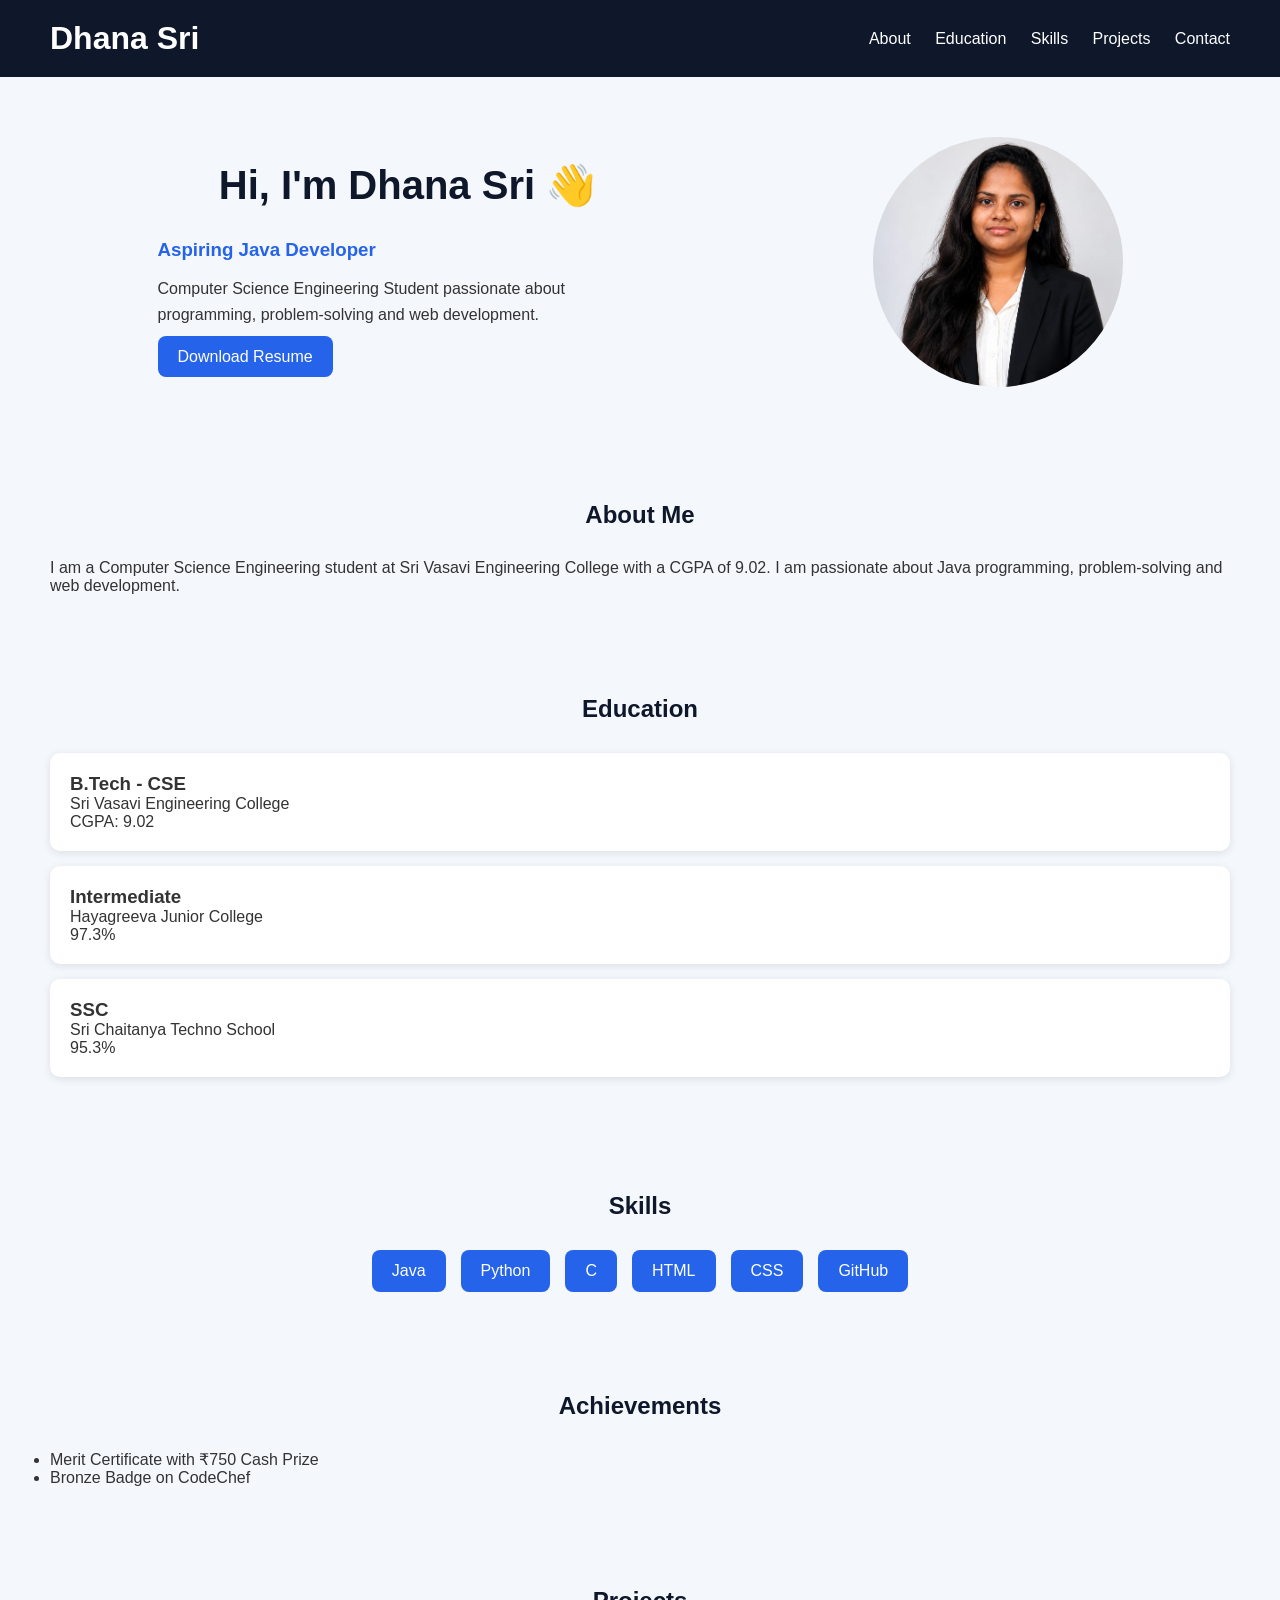
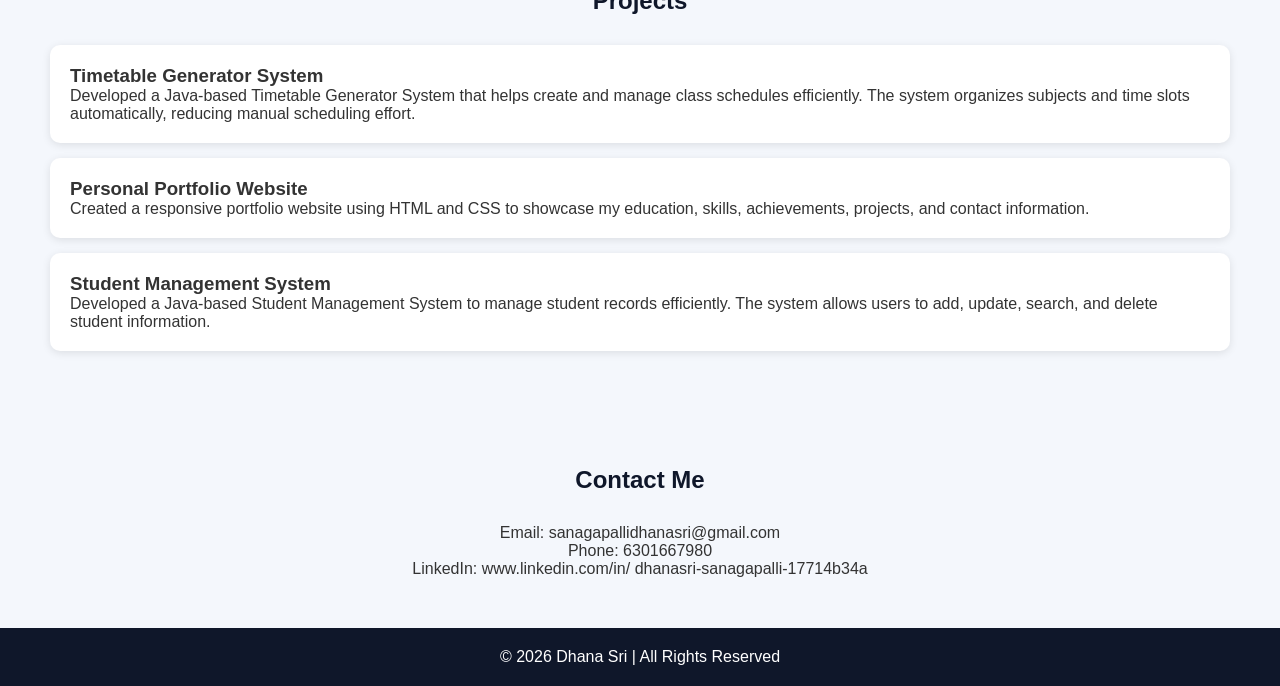
<file: Task-1 portfolio/index.html>
<!DOCTYPE html>
<html lang="en">
<head>
    <meta charset="UTF-8">
    <meta name="viewport" content="width=device-width, initial-scale=1.0">
    <title>Dhana Sri Portfolio</title>
    <link rel="stylesheet" href="style.css">
</head>
<body>

    <!-- Header -->
    <header>
        <h1>Dhana Sri</h1>
        <nav>
            <a href="#about">About</a>
            <a href="#education">Education</a>
            <a href="#skills">Skills</a>
            <a href="#projects">Projects</a>
            <a href="#contact">Contact</a>
        </nav>
    </header>

    <!-- Hero Section -->
    <section class="hero">
        <div class="hero-content">
            <h2>Hi, I'm Dhana Sri 👋</h2>
            <h3>Aspiring Java Developer</h3>
            <p>
                Computer Science Engineering Student passionate about
                programming, problem-solving and web development.
            </p>

            <a href="resume.pdf" class="btn" download>
                Download Resume
            </a>
        </div>

        <div class="hero-image">
            <img src="Dhnaupic.jpgfile.jpeg" alt="Profile Photo">
        </div>
    </section>

    <!-- About -->
    <section id="about">
        <h2>About Me</h2>

        <p>
            I am a Computer Science Engineering student at
            Sri Vasavi Engineering College with a CGPA of 9.02.
            I am passionate about Java programming,
            problem-solving and web development.
        </p>
    </section>

    <!-- Education -->
    <section id="education">
        <h2>Education</h2>

        <div class="card">
            <h3>B.Tech - CSE</h3>
            <p>Sri Vasavi Engineering College</p>
            <p>CGPA: 9.02</p>
        </div>

        <div class="card">
            <h3>Intermediate</h3>
            <p>Hayagreeva Junior College</p>
            <p>97.3%</p>
        </div>

        <div class="card">
            <h3>SSC</h3>
            <p>Sri Chaitanya Techno School</p>
            <p>95.3%</p>
        </div>
    </section>

    <!-- Skills -->
    <section id="skills">
        <h2>Skills</h2>

        <div class="skills-container">
            <div class="skill">Java</div>
            <div class="skill">Python</div>
            <div class="skill">C</div>
            <div class="skill">HTML</div>
            <div class="skill">CSS</div>
            <div class="skill">GitHub</div>
        </div>
    </section>

    <!-- Achievements -->
    <section id="achievements">
        <h2>Achievements</h2>

        <ul>
            <li>Merit Certificate with ₹750 Cash Prize</li>
            <li>Bronze Badge on CodeChef</li>
        </ul>
    </section>

    <!-- Projects -->
    <section id="projects">
        <h2>Projects</h2>

        <div class="card">
         <h3>Timetable Generator System</h3>
<p>
    Developed a Java-based Timetable Generator System that helps
    create and manage class schedules efficiently. The system
    organizes subjects and time slots automatically, reducing
    manual scheduling effort.
</p> 
        </div>

        <div class="card">
            <h3>Personal Portfolio Website</h3>
<p>
    Created a responsive portfolio website using HTML and CSS
    to showcase my education, skills, achievements, projects,
    and contact information.
</p>
</div>
        <div class="card">
           <h3>Student Management System</h3>
<p>
    Developed a Java-based Student Management System to manage
    student records efficiently. The system allows users to add,
    update, search, and delete student information.
</p>     
        </div>
    </section>

    <!-- Contact -->
    <section id="contact">
        <h2>Contact Me</h2>

        <p>Email: sanagapallidhanasri@gmail.com</p>
        <p>Phone: 6301667980</p>
        <p>LinkedIn: www.linkedin.com/in/ dhanasri-sanagapalli-17714b34a</p>
    </section>

    <!-- Footer -->
    <footer>
        <p>© 2026 Dhana Sri | All Rights Reserved</p>
    </footer>

</body>
</html>
</file>
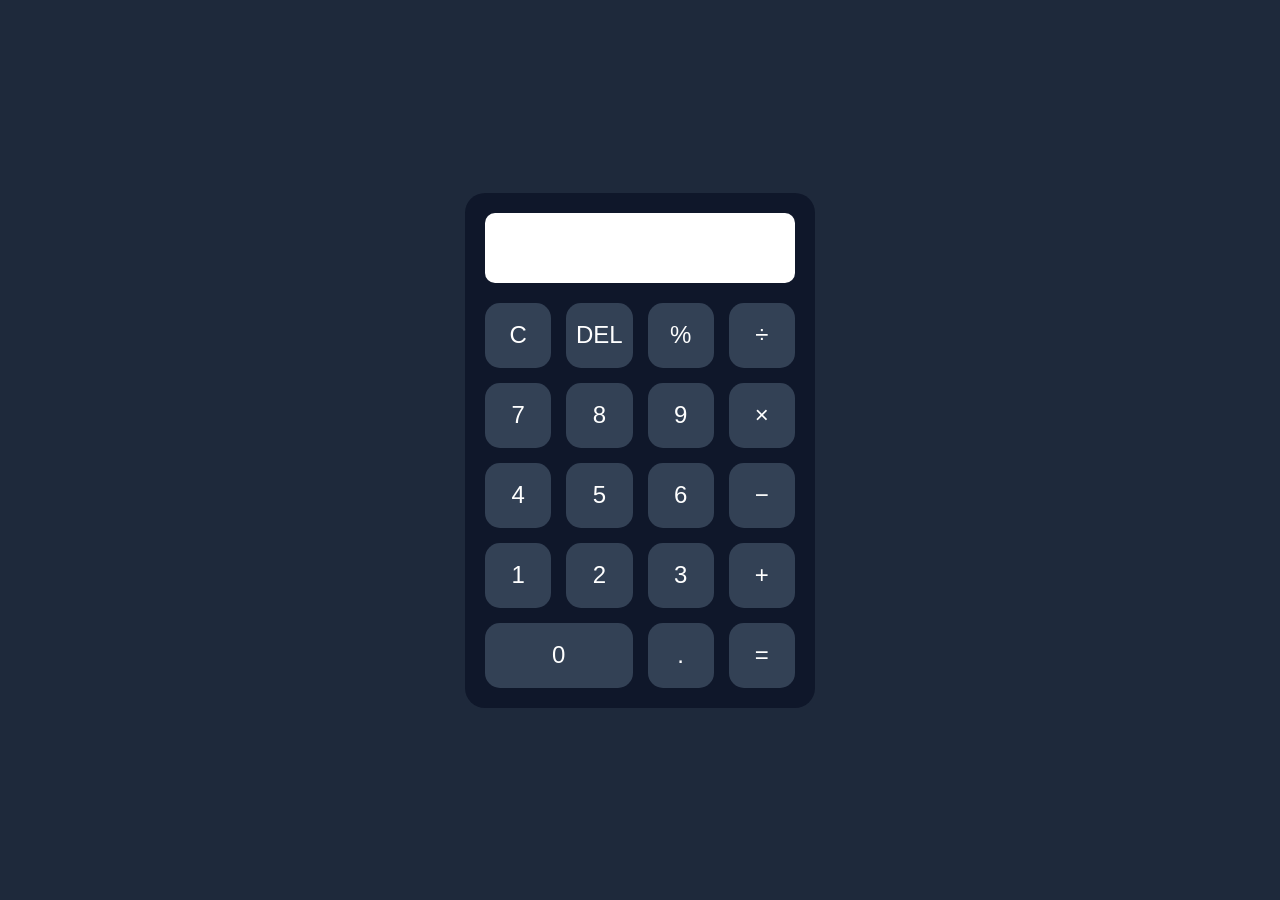
<file: Task-3 Calculator/index.html>
<!DOCTYPE html>
<html>
<head>
    <title>Calculator</title>
    <link rel="stylesheet" href="style.css">
</head>
<body>

<div class="calculator">

    <input type="text" id="display" readonly>

    <div class="buttons">

        <button onclick="clearDisplay()">C</button>
        <button onclick="deleteLast()">DEL</button>
        <button onclick="appendValue('%')">%</button>
        <button onclick="appendValue('/')">÷</button>

        <button onclick="appendValue('7')">7</button>
        <button onclick="appendValue('8')">8</button>
        <button onclick="appendValue('9')">9</button>
        <button onclick="appendValue('*')">×</button>

        <button onclick="appendValue('4')">4</button>
        <button onclick="appendValue('5')">5</button>
        <button onclick="appendValue('6')">6</button>
        <button onclick="appendValue('-')">−</button>

        <button onclick="appendValue('1')">1</button>
        <button onclick="appendValue('2')">2</button>
        <button onclick="appendValue('3')">3</button>
        <button onclick="appendValue('+')">+</button>

        <button onclick="appendValue('0')" class="zero">0</button>
        <button onclick="appendValue('.')">.</button>
        <button onclick="calculate()">=</button>

    </div>

</div>

<script src="script.js"></script>

</body>
</html>
</file>
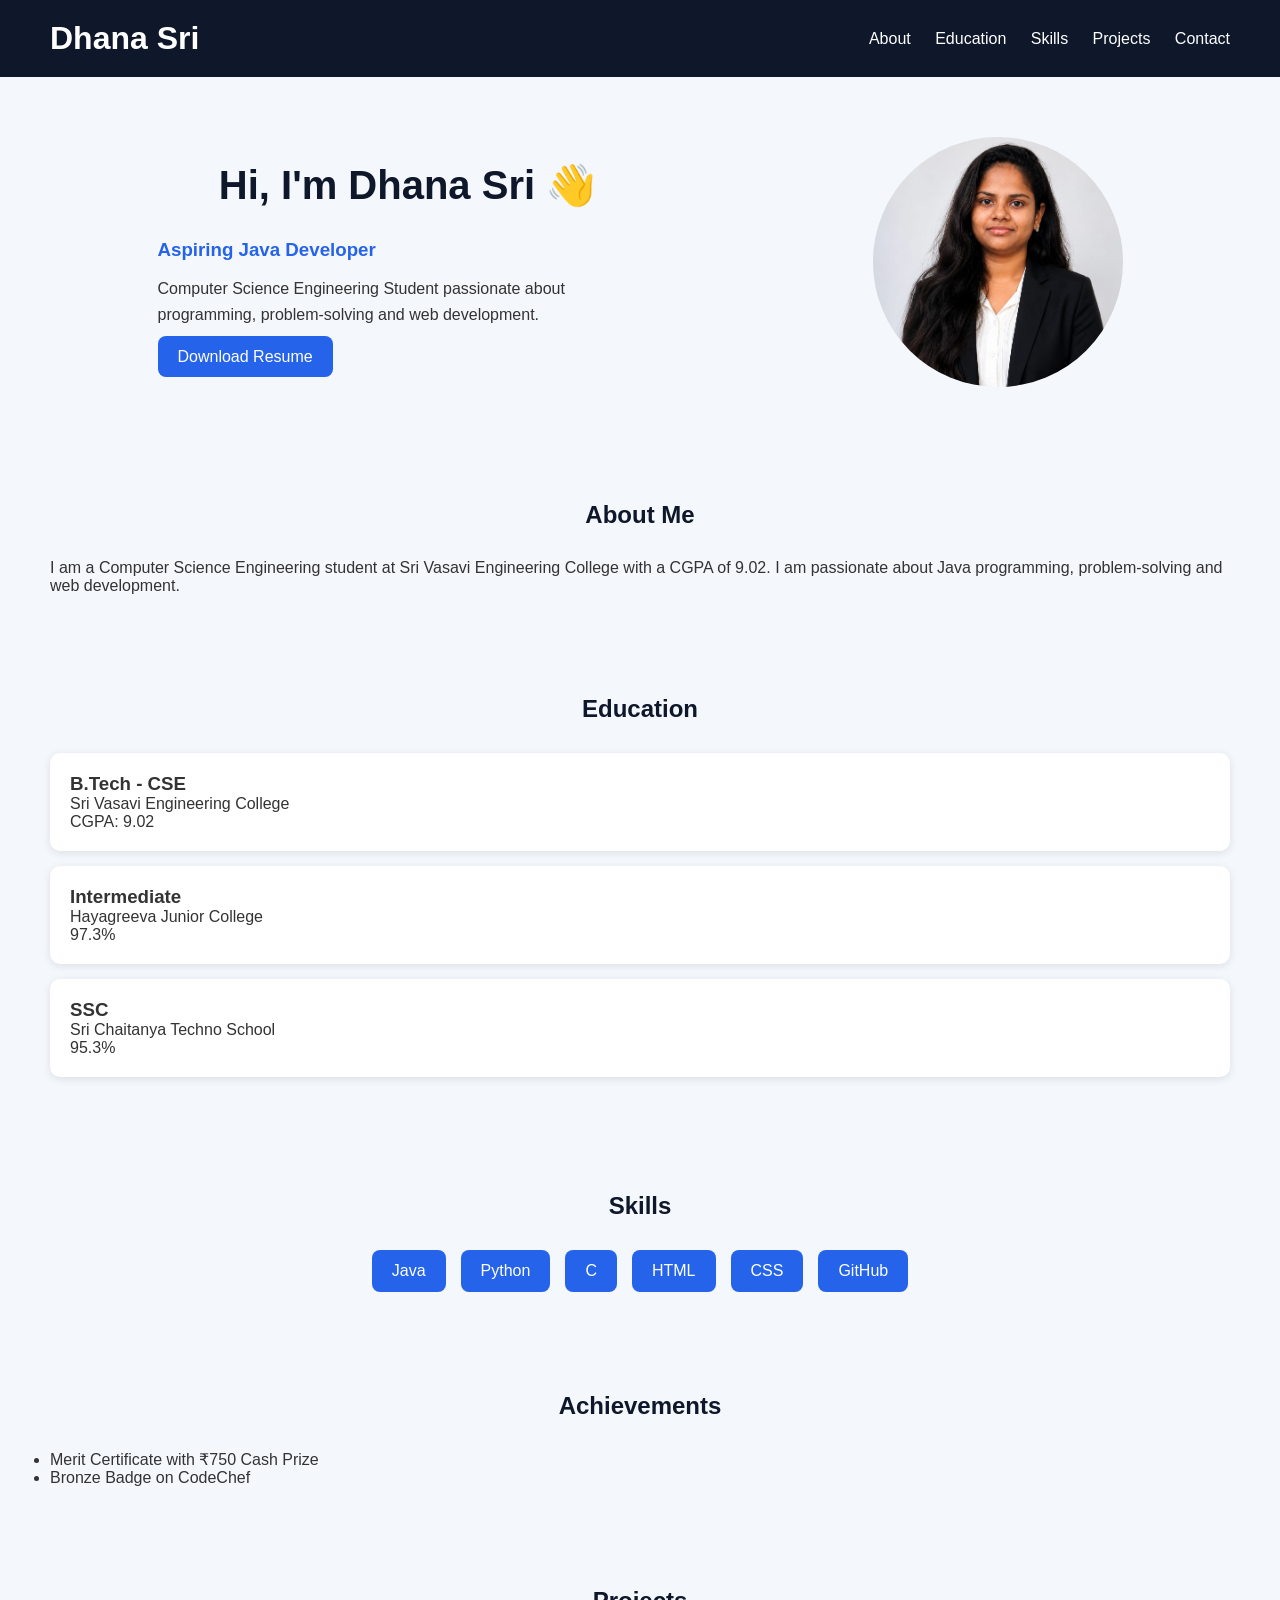
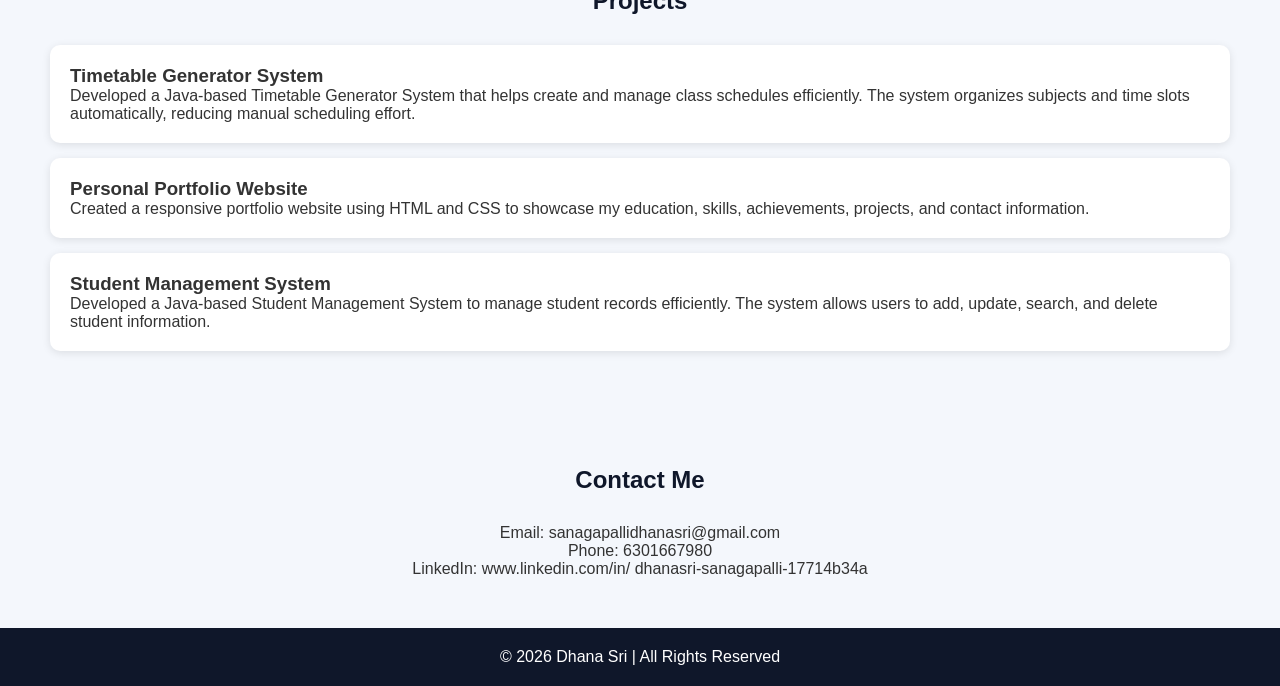
<file: Task-1 portfolio/index.html.html>
<!DOCTYPE html>
<html lang="en">
<head>
    <meta charset="UTF-8">
    <meta name="viewport" content="width=device-width, initial-scale=1.0">
    <title>Dhana Sri Portfolio</title>
    <link rel="stylesheet" href="style.css">
</head>
<body>

    <!-- Header -->
    <header>
        <h1>Dhana Sri</h1>
        <nav>
            <a href="#about">About</a>
            <a href="#education">Education</a>
            <a href="#skills">Skills</a>
            <a href="#projects">Projects</a>
            <a href="#contact">Contact</a>
        </nav>
    </header>

    <!-- Hero Section -->
    <section class="hero">
        <div class="hero-content">
            <h2>Hi, I'm Dhana Sri 👋</h2>
            <h3>Aspiring Java Developer</h3>
            <p>
                Computer Science Engineering Student passionate about
                programming, problem-solving and web development.
            </p>

            <a href="resume.pdf" class="btn" download>
                Download Resume
            </a>
        </div>

        <div class="hero-image">
            <img src="Dhnaupic.jpgfile.jpeg" alt="Profile Photo">
        </div>
    </section>

    <!-- About -->
    <section id="about">
        <h2>About Me</h2>

        <p>
            I am a Computer Science Engineering student at
            Sri Vasavi Engineering College with a CGPA of 9.02.
            I am passionate about Java programming,
            problem-solving and web development.
        </p>
    </section>

    <!-- Education -->
    <section id="education">
        <h2>Education</h2>

        <div class="card">
            <h3>B.Tech - CSE</h3>
            <p>Sri Vasavi Engineering College</p>
            <p>CGPA: 9.02</p>
        </div>

        <div class="card">
            <h3>Intermediate</h3>
            <p>Hayagreeva Junior College</p>
            <p>97.3%</p>
        </div>

        <div class="card">
            <h3>SSC</h3>
            <p>Sri Chaitanya Techno School</p>
            <p>95.3%</p>
        </div>
    </section>

    <!-- Skills -->
    <section id="skills">
        <h2>Skills</h2>

        <div class="skills-container">
            <div class="skill">Java</div>
            <div class="skill">Python</div>
            <div class="skill">C</div>
            <div class="skill">HTML</div>
            <div class="skill">CSS</div>
            <div class="skill">GitHub</div>
        </div>
    </section>

    <!-- Achievements -->
    <section id="achievements">
        <h2>Achievements</h2>

        <ul>
            <li>Merit Certificate with ₹750 Cash Prize</li>
            <li>Bronze Badge on CodeChef</li>
        </ul>
    </section>

    <!-- Projects -->
    <section id="projects">
        <h2>Projects</h2>

        <div class="card">
         <h3>Timetable Generator System</h3>
<p>
    Developed a Java-based Timetable Generator System that helps
    create and manage class schedules efficiently. The system
    organizes subjects and time slots automatically, reducing
    manual scheduling effort.
</p> 
        </div>

        <div class="card">
            <h3>Personal Portfolio Website</h3>
<p>
    Created a responsive portfolio website using HTML and CSS
    to showcase my education, skills, achievements, projects,
    and contact information.
</p>
</div>
        <div class="card">
           <h3>Student Management System</h3>
<p>
    Developed a Java-based Student Management System to manage
    student records efficiently. The system allows users to add,
    update, search, and delete student information.
</p>     
        </div>
    </section>

    <!-- Contact -->
    <section id="contact">
        <h2>Contact Me</h2>

        <p>Email: sanagapallidhanasri@gmail.com</p>
        <p>Phone: 6301667980</p>
        <p>LinkedIn: www.linkedin.com/in/ dhanasri-sanagapalli-17714b34a</p>
    </section>

    <!-- Footer -->
    <footer>
        <p>© 2026 Dhana Sri | All Rights Reserved</p>
    </footer>

</body>
</html>
</file>
<file: Task-1 portfolio/style.css>
*{
    margin:0;
    padding:0;
    box-sizing:border-box;
    font-family:Arial, sans-serif;
}

body{
    background:#f4f7fc;
    color:#333;
}

/* Header */

header{
    background:#0f172a;
    color:white;
    padding:20px 50px;

    display:flex;
    justify-content:space-between;
    align-items:center;
}

nav a{
    color:white;
    text-decoration:none;
    margin-left:20px;
}

nav a:hover{
    color:#38bdf8;
}

/* Hero */

.hero{
    display:flex;
    justify-content:space-around;
    align-items:center;

    padding:60px 50px;
}

.hero-content{
    max-width:500px;
}

.hero-content h2{
    font-size:40px;
}

.hero-content h3{
    color:#2563eb;
    margin:15px 0;
}

.hero-content p{
    margin-bottom:20px;
    line-height:1.6;
}

.btn{
    background:#2563eb;
    color:white;
    padding:12px 20px;
    text-decoration:none;
    border-radius:8px;
}

.btn:hover{
    background:#1d4ed8;
}

.hero-image img{
    width:250px;
    height:250px;
    border-radius:50%;
    object-fit:cover;
}

/* Sections */

section{
    padding:50px;
}

section h2{
    text-align:center;
    margin-bottom:30px;
    color:#0f172a;
}

/* Cards */

.card{
    background:white;
    padding:20px;
    margin:15px 0;
    border-radius:10px;
    box-shadow:0 2px 8px rgba(0,0,0,0.1);
}

/* Skills */

.skills-container{
    display:flex;
    flex-wrap:wrap;
    gap:15px;
    justify-content:center;
}

.skill{
    background:#2563eb;
    color:white;
    padding:12px 20px;
    border-radius:8px;
}

/* Contact */

#contact{
    text-align:center;
}

/* Footer */

footer{
    background:#0f172a;
    color:white;
    text-align:center;
    padding:20px;
}
</file>
<file: Task-3 Calculator/style.css>
*{
    margin:0;
    padding:0;
    box-sizing:border-box;
    font-family:Arial,sans-serif;
}

body{
    background:#1e293b;
    display:flex;
    justify-content:center;
    align-items:center;
    height:100vh;
}

.calculator{
    background:#0f172a;
    padding:20px;
    border-radius:20px;
    width:350px;
}

#display{
    width:100%;
    height:70px;
    border:none;
    outline:none;
    font-size:30px;
    text-align:right;
    padding:15px;
    border-radius:10px;
    margin-bottom:20px;
    background:white;
}

.buttons{
    display:grid;
    grid-template-columns:repeat(4,1fr);
    gap:15px;
}

button{
    height:65px;
    border:none;
    border-radius:15px;
    font-size:24px;
    cursor:pointer;
    background:#334155;
    color:white;
    transition:0.3s;
}

button:hover{
    background:#3b82f6;
}

.zero{
    grid-column:span 2;
}
</file>
